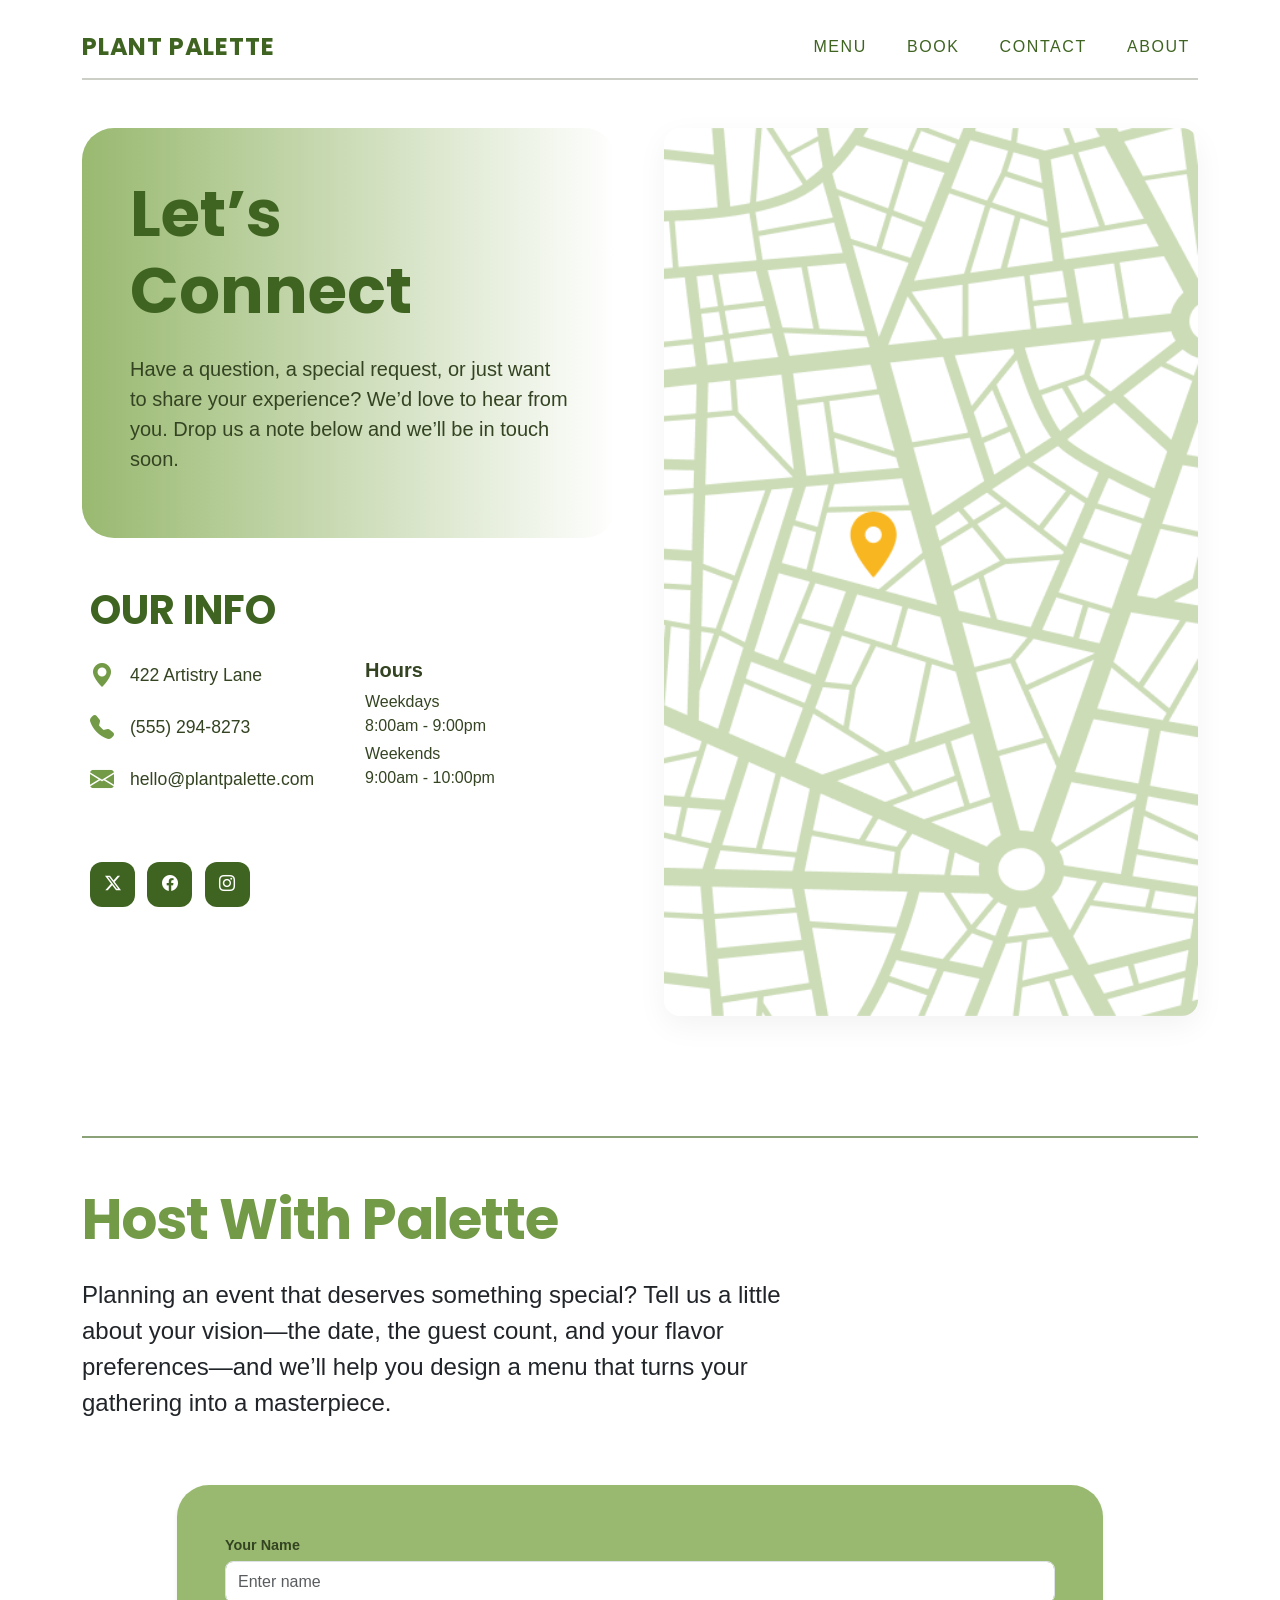
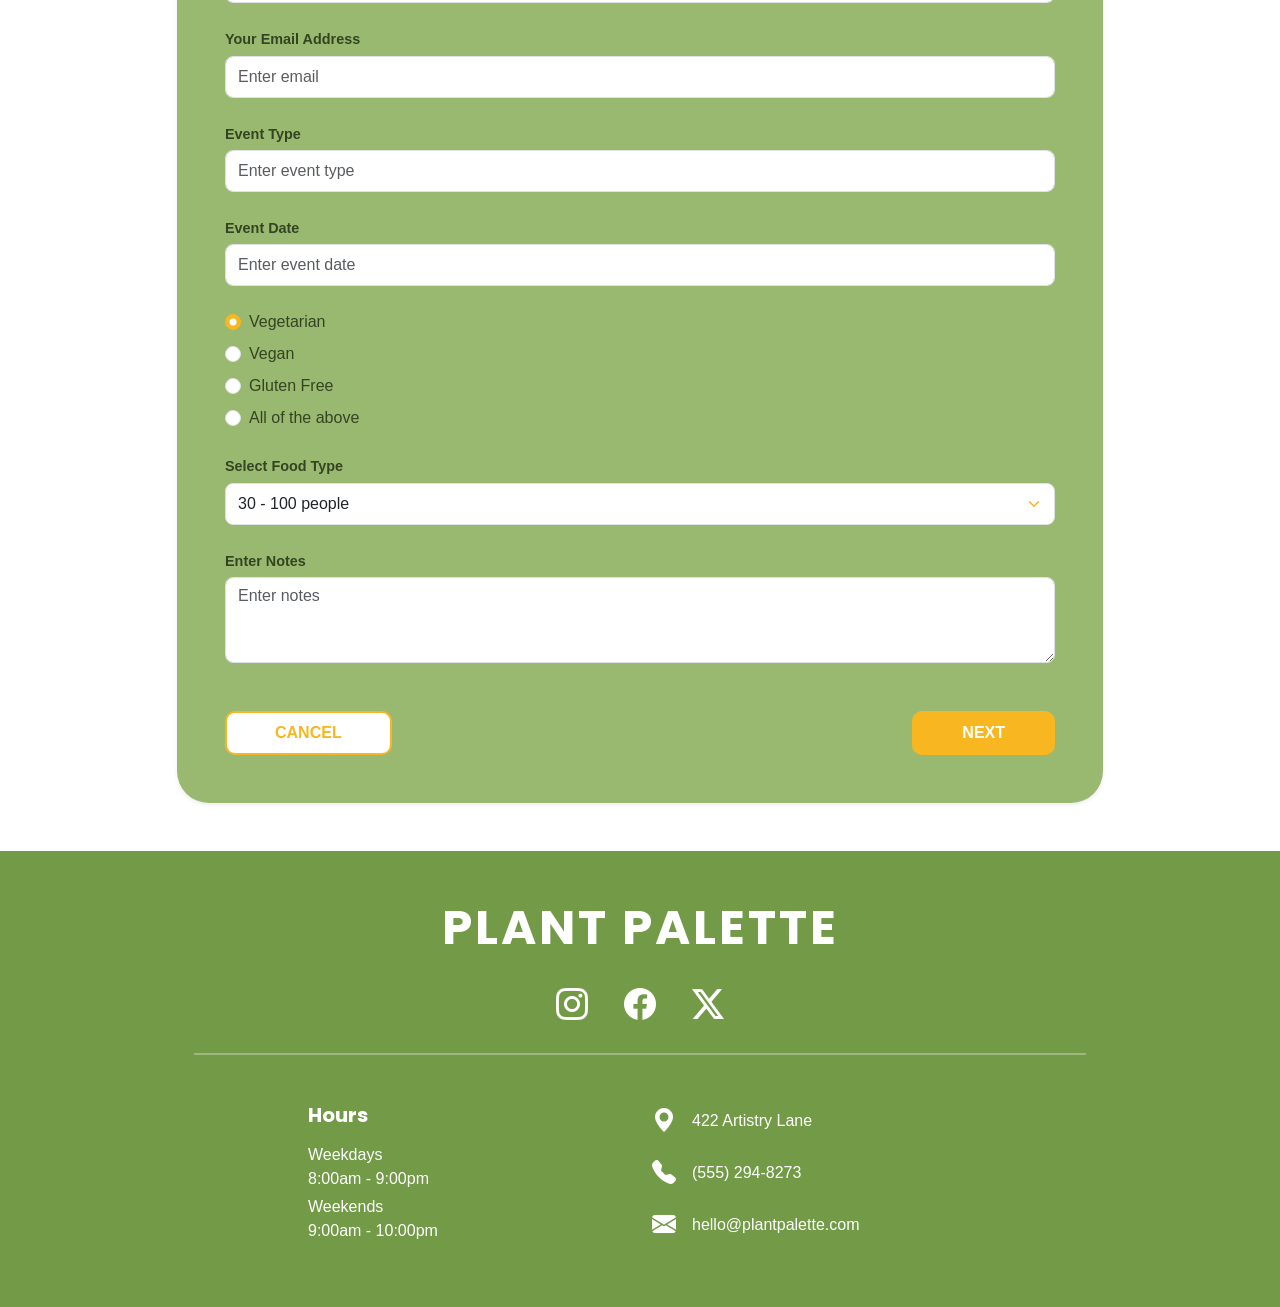
<file: contact.html>
<!DOCTYPE html>
<html lang="en">
<head>
    <meta charset="UTF-8">
    <meta name="viewport" content="width=device-width, initial-scale=1.0">
    <title>Plant Palette | Contact</title>
    
    <link href="https://cdn.jsdelivr.net/npm/bootstrap@5.3.0/dist/css/bootstrap.min.css" rel="stylesheet">
    <link rel="stylesheet" href="https://cdnjs.cloudflare.com/ajax/libs/animate.css/4.1.1/animate.min.css"/>
    <link href="https://fonts.googleapis.com/css2?family=Poppins:wght@700&display=swap" rel="stylesheet">
    <link rel="stylesheet" href="css/styles.css">
    <link rel="stylesheet" href="https://cdn.jsdelivr.net/npm/bootstrap-icons@1.11.1/font/bootstrap-icons.css">
</head>
<body>

    <a href="#main-content" class="visually-hidden-focusable">Skip to main content</a>

<!-- nav bar section -->
<a class="visually-hidden-focusable" href="#main-content">Skip to main content</a>

<nav class="navbar navbar-expand-lg navbar-light bg-white">
    <div class="container"> <a class="navbar-brand fw-bold" href="index.html">PLANT PALETTE</a>
        
        <button class="navbar-toggler" type="button" data-bs-toggle="collapse" data-bs-target="#navbarNav" aria-controls="navbarNav" aria-expanded="false" aria-label="Toggle navigation">
            <span class="navbar-toggler-icon"></span>
        </button>

        <div class="collapse navbar-collapse" id="navbarNav">
            <ul class="navbar-nav ms-auto text-uppercase">
                <li class="nav-item">
                    <a class="nav-link" href="menu.html">Menu</a>
                </li>
                <li class="nav-item">
                    <a class="nav-link" href="book.html">Book</a>
                </li>
                <li class="nav-item">
                    <a class="nav-link" href="contact.html">Contact</a>
                </li>
                <li class="nav-item">
                    <a class="nav-link" href="about.html">About</a>
                </li>
            </ul>
        </div>
    </div>
</nav>
<div class="container">
    <hr class="m-0 border-bottom">
</div>

<main id="main-content">
    </main>
<!-- nav bar section ENDS -->


<!-- contact main section -->
<main id="main-content" class="py-5">
    <div class="container">
        <div class="row align-items-start g-5">
            
            <div class="col-lg-6">
                <div class="connect-card p-5 mb-5 rounded-5">
                    <h1 class="display-3 fw-bold mb-4" style="color: var(--green-3);">Let’s Connect</h1>
                    <p class="fs-5">
                        Have a question, a special request, or just want to share your experience? 
                        We’d love to hear from you. Drop us a note below and we’ll be in touch soon.
                    </p>
                </div>

                <div class="info-section ps-2">
                    <h2 class="h1 fw-bold mb-4" style="color: var(--green-3);">OUR INFO</h2>
                    
                    <div class="row">
                        <div class="col-md-6 mb-4">
                            <ul class="list-unstyled contact-details">
                                <li class="mb-3 d-flex align-items-center">
                                    <i class="bi bi-geo-alt-fill me-3 fs-4" style="color: var(--green-2);"></i>
                                    422 Artistry Lane
                                </li>
                                <li class="mb-3 d-flex align-items-center">
                                    <i class="bi bi-telephone-fill me-3 fs-4" style="color: var(--green-2);"></i>
                                    (555) 294-8273
                                </li>
                                <li class="d-flex align-items-center">
                                    <i class="bi bi-envelope-fill me-3 fs-4" style="color: var(--green-2);"></i>
                                    hello@plantpalette.com
                                </li>
                            </ul>
                        </div>

                        <div class="col-md-6">
                            <h3 class="h5 fw-bold mb-2">Hours</h3>
                            <p class="mb-1">Weekdays<br>8:00am - 9:00pm</p>
                            <p>Weekends<br>9:00am - 10:00pm</p>
                        </div>
                    </div>

                    <div class="social-pills mt-4">
                        <a href="#" class="social-pill-link me-2"><i class="bi bi-twitter-x"></i></a>
                        <a href="#" class="social-pill-link me-2"><i class="bi bi-facebook"></i></a>
                        <a href="#" class="social-pill-link"><i class="bi bi-instagram"></i></a>
                    </div>
                </div>
            </div>

            <div class="col-lg-6">
                <div class="map-container">
                    <picture>
                        <source srcset="images/map.png" media="(max-width: 768px)">
                        <img src="images/map.png" alt="Map showing Plant Palette location at 422 Artistry Lane" class="img-fluid w-100 rounded-4">
                    </picture>
                </div>
            </div>

        </div>
    </div>
</main>
<!-- contact main section ENDS -->

<!-- contact host section -->
<section class="host-section container my-5 pt-4">
    <div class="custom-hr mb-5"></div>
    
    <div class="row">
        <div class="col-lg-8">
            <h2 class="display-4 fw-bold mb-4" style="color: var(--green-2);">Host With Palette</h2>
            <p class="fs-4 lh-base text-dark">
                Planning an event that deserves something special? Tell us a little about your vision—the date, the guest count, and your flavor preferences—and we’ll help you design a menu that turns your gathering into a masterpiece.
            </p>
        </div>
    </div>
</section>
<!-- contact host section ENDS -->


<!-- contact form section -->
<section class="catering-form-section container my-5">
    <div class="row justify-content-center">
        <div class="col-lg-10">
            <div class="form-container p-5 rounded-5 shadow-sm">
                <form id="cateringForm" class="needs-validation" novalidate>
                    
                    <div class="mb-4">
                        <label for="userName" class="form-label fw-bold">Your Name</label>
                        <input type="text" class="form-control rounded-3 py-2" id="userName" placeholder="Enter name" required>
                    </div>

                    <div class="mb-4">
                        <label for="userEmail" class="form-label fw-bold">Your Email Address</label>
                        <input type="email" class="form-control rounded-3 py-2" id="userEmail" placeholder="Enter email" required>
                    </div>

                    <div class="mb-4">
                        <label for="eventType" class="form-label fw-bold">Event Type</label>
                        <input type="text" class="form-control rounded-3 py-2" id="eventType" placeholder="Enter event type" required>
                    </div>

                    <div class="mb-4">
                        <label for="eventDate" class="form-label fw-bold">Event Date</label>
                        <input type="text" class="form-control rounded-3 py-2" id="eventDate" placeholder="Enter event date" required>
                    </div>

                    <div class="mb-4">
                        <div class="form-check mb-2">
                            <input class="form-check-input" type="radio" name="dietary" id="dietVeg" checked>
                            <label class="form-check-label" for="dietVeg">Vegetarian</label>
                        </div>
                        <div class="form-check mb-2">
                            <input class="form-check-input" type="radio" name="dietary" id="dietVegan">
                            <label class="form-check-label" for="dietVegan">Vegan</label>
                        </div>
                        <div class="form-check mb-2">
                            <input class="form-check-input" type="radio" name="dietary" id="dietGF">
                            <label class="form-check-label" for="dietGF">Gluten Free</label>
                        </div>
                        <div class="form-check mb-2">
                            <input class="form-check-input" type="radio" name="dietary" id="dietAll">
                            <label class="form-check-label" for="dietAll">All of the above</label>
                        </div>
                    </div>

                    <div class="mb-4">
                        <label for="guestCount" class="form-label fw-bold">Select Food Type</label>
                        <select class="form-select rounded-3 py-2" id="guestCount" required>
                            <option selected value="1">30 - 100 people</option>
                            <option value="2">100 - 200 people</option>
                            <option value="3">200 people +</option>
                        </select>
                    </div>

                    <div class="mb-5">
                        <label for="eventNotes" class="form-label fw-bold">Enter Notes</label>
                        <textarea class="form-control rounded-3" id="eventNotes" rows="3" placeholder="Enter notes"></textarea>
                    </div>

                    <div class="d-flex justify-content-between">
                        <button type="reset" class="btn btn-cancel text-uppercase px-5 py-2">Cancel</button>
                        <button type="submit" class="btn btn-next text-uppercase px-5 py-2">Next</button>
                    </div>

                </form>
            </div>
        </div>
    </div>
</section>
<!-- contact form section ENDS -->



<!-- footer section -->
<footer class="footer-section py-5 mt-5">
    <div class="container text-center text-white">
        <h2 class="display-5 fw-bold mb-4">PLANT PALETTE</h2>
        
        <div class="social-links mb-4">
            <a href="#" aria-label="Instagram" class="mx-3"><i class="bi bi-instagram"></i></a>
            <a href="#" aria-label="Facebook" class="mx-3"><i class="bi bi-facebook"></i></a>
            <a href="#" aria-label="Twitter" class="mx-3"><i class="bi bi-twitter-x"></i></a>
        </div>

        <hr class="footer-divider mx-auto mb-5">

        <div class="row text-start justify-content-center">
            <div class="col-md-4 mb-4 mb-md-0 ps-md-5">
                <h3 class="h5 fw-bold mb-3">Hours</h3>
                <p class="mb-1">Weekdays<br>8:00am - 9:00pm</p>
                <p>Weekends<br>9:00am - 10:00pm</p>
            </div>

            <div class="col-md-4">
                <ul class="list-unstyled contact-list">
                    <li class="mb-3 d-flex align-items-center">
                        <i class="bi bi-geo-alt-fill me-3"></i> 
                        422 Artistry Lane
                    </li>
                    <li class="mb-3 d-flex align-items-center">
                        <i class="bi bi-telephone-fill me-3"></i> 
                        (555) 294-8273
                    </li>
                    <li class="d-flex align-items-center">
                        <i class="bi bi-envelope-fill me-3"></i> 
                        hello@plantpalette.com
                    </li>
                </ul>
            </div>
        </div>
    </div>
</footer>
<!-- footer section ENDS-->



    <script src="https://cdn.jsdelivr.net/npm/bootstrap@5.3.0/dist/js/bootstrap.bundle.min.js"></script>
</body>
</html>
</file>
<file: css/styles.css>
:root {
    --green-1: #99B970;
    --green-2: #729A47;
    --green-3: #3F6421;
    --green-4: #344422;
    --yellow: #F8B721;
    --white: #FFFFFF;
    /* adding custom colours to make everything easier */
    /* Font stacks */
    --font-heading: 'Poppins', sans-serif;
    --font-body: 'Avenir', 'Helvetica Neue', Arial, sans-serif;
}

body {
    font-family: var(--font-body);
    background-color: var(--white);
    color: var(--green-4);
}

h1, h2 {
    font-family: var(--font-heading);
    font-weight: 700;
    color: var(--green-3);
}

/* --- GLOBAL IMAGE RESET because everything else wasn't working --- */
img, picture {
    max-width: 100%;
    height: auto;
    display: block;
}

picture img {
    width: 100%;
    height: auto;
}

/* fixing the navbar with overrides */
.navbar {
    padding-top: 1.5rem;
    padding-bottom: 0.5rem;
}

.navbar-brand {
    font-family: var(--font-heading);
    color: var(--green-3) !important;
    letter-spacing: 0.05rem;
    font-size: 1.5rem;
}

.navbar-nav .nav-link {
    color: var(--green-3) !important;
    font-family: var(--font-body);
    font-weight: 500;
    letter-spacing: 0.1rem; 
    margin-left: 1.5rem;
}

.border-bottom {
    border-color: var(--green-4) !important;
}

.navbar-nav .nav-link:hover {
    color: var(--green-2) !important;
}

/* hero section - including the CTA hummus section*/
.hero-shape {
    background-color: var(--green-1);
    border-radius: 0 300px 0 300px; /* makes the curved leaf style */
    overflow: hidden;
    text-align: right;
}

/* card styling for CTA- hummus thing */
.fav-card {
    background: linear-gradient(90deg, var(--green-1) 0%, #ffffff 80%);
    border-radius: 40px;
    border: 1px solid rgba(0,0,0,0.05);
}

.fav-content h2 {
    color: var(--green-4);
}

.fav-content h3 {
    color: var(--green-3);
}

/* the green order button */
.btn-custom-outline {
    border: 2px solid var(--green-3);
    color: var(--green-3);
    background-color: transparent;
    border-radius: 30px;
    font-weight: 700;
    box-shadow: 0 5px 0 var(--green-4);
    transition: all 0.1s ease;
}

.btn-custom-outline:hover {
    transform: translateY(2px);
    box-shadow: 0 2px 0 var(--green-4);
    background-color: var(--green-3);
    color: white;
}

/* the yellow menu button */
.btn-menu-xl {
    border: 3px solid var(--yellow);
    color: var(--yellow);
    font-weight: 800;
    padding: 12px 50px;
    border-radius: 40px;
    font-size: 1.8rem;
    text-decoration: none;
    display: inline-block;
    box-shadow: 0 8px 0 #F8B721; 
    transition: all 0.2s ease;
}

.btn-menu-xl:hover {
    transform: translateY(3px);
    box-shadow: 0 4px 0 #F8B721;
    color: var(--yellow);
}

.fav-image-container img {
    max-width: 400px;
    border-radius: 25px !important;
}

/* responsive adjustments */
@media (max-width: 768px) {
    .hero-shape {
        border-radius: 50px;
        margin-top: 2rem;
    }
}
/* hero section ENDS - including the CTA hummus section*/





/* options section */

/* section spacing */
.options-section {
    padding-top: 5rem;
    padding-bottom: 5rem;
}

.options-section h2 {
    color: var(--green-3);
    font-size: 2.5rem; 
}

.options-section p {
    font-family: var(--font-body);
    font-size: 1.1rem;
    line-height: 1.6;
    max-width: 450px; /* keeps text from stretching too wide for desktop */
}

.btn-custom-outline {
    font-family: var(--font-body);
    font-weight: 500;
    font-size: 1.25rem;
    color: var(--green-3);
    border: 2px solid var(--green-3);
    border-radius: 50px;
    padding: 10px 35px;
    background-color: transparent;
    text-decoration: none;
    display: inline-block;
    transition: transform 0.2s ease, box-shadow 0.2s ease;
    
    box-shadow: 0 6px 0 var(--green-4); 
    position: relative;
}

.btn-custom-outline:hover {
    color: var(--white);
    background-color: var(--green-3);
    transform: translateY(2px);
    box-shadow: 0 4px 0 var(--green-4);
}

.btn-custom-outline:active {
    transform: translateY(6px);
    box-shadow: none;
}

@media (max-width: 576px) {
    .btn-custom-outline {
        width: 100%;
        text-align: center;
    }
}

/* Options section ENDS */






/* testimonials section */
.testimonial-container {
    background: linear-gradient(to bottom, var(--green-1), #f1f8e9);
    box-shadow: 0 10px 40px rgba(0,0,0,0.05);
}

.testimonial-title {
    font-family: var(--font-heading);
    color: var(--green-3);
    letter-spacing: 2px;
    font-size: 3rem;
}

.testimonial-img-wrapper {
    position: relative;
    display: inline-block;
    max-width: 320px;
    width: 100%;
}

.testimonial-img {
    border-radius: 60px; /* for the rounded corners */
    box-shadow: 0 15px 30px rgba(0,0,0,0.2);
    transition: transform 0.3s ease;
}

.testimonial-img:hover {
    transform: scale(1.03);
}

.testimonial-text p {
    font-family: var(--font-body);
    font-size: 1.1rem;
    color: var(--green-4);
    line-height: 1.6;
}

.blockquote-footer {
    background-color: transparent;
    border: none;
    font-size: 1.2rem;
    color: var(--green-2) !important;
}

@media (max-width: 768px) {
    .testimonial-container {
        padding: 2rem !important;
    }
    
    .testimonial-title {
        font-size: 2rem;
    }
}

/* testimonials section ENDS*/






/* about us section */
.about-teaser .lead {
    font-family: var(--font-body);
    color: var(--green-4);
    line-height: 1.6;
    font-weight: 400;
}

.about-img-wrapper img {
    border-radius: 40px !important; 
    transition: transform 0.4s ease;
}

.about-img-wrapper img:hover {
    transform: rotate(-2deg) scale(1.02);
}

/* keeps the button in palce on mobile */
@media (max-width: 767px) {
    .about-text-content {
        text-align: center;
        margin-top: 2rem;
    }
}
/* about us section ENDS */





/* footer section */
.footer-section {
    background-color: var(--green-2);
    color: var(--white);
}

.footer-section h2 {
    color: var(--white);
    letter-spacing: 3px;
}

.social-links a {
    color: var(--white);
    font-size: 2rem;
    transition: opacity 0.3s ease;
}

.social-links a:hover {
    opacity: 0.7;
}

.footer-divider {
    border-top: 2px solid rgba(255, 255, 255, 0.3);
    width: 80%;
    opacity: 1;
}

.footer-section h3 {
    font-family: var(--font-heading);
    text-transform: none;
}

.contact-list i {
    font-size: 1.5rem;
}

.contact-list li {
    font-family: var(--font-body);
}

/* Responsive footer for other sizes */
@media (max-width: 767px) {
    .footer-section .row {
        text-align: center !important;
    }
    .contact-list li {
        justify-content: center;
    }
}

/* footer section ENDS*/




/* menu header section */

/* animation for button */
.hvr-grow {
    display: inline-block;
    vertical-align: middle;
    transform: perspective(1px) translateZ(0);
    box-shadow: 0 6px 0 var(--green-4);
    transition-duration: 0.3s;
    transition-property: transform;
}

.hvr-grow:hover, .hvr-grow:focus, .hvr-grow:active {
    transform: scale(1.05);
}

@media (max-width: 768px) {
    .menu-header h1 {
        font-size: 3rem;
    }
    
    .menu-card {
        text-align: center;
    }
    
    .menu-description {
        margin: 0 auto 1.5rem auto;
    }
    
    .menu-card .d-flex {
        flex-direction: column;
    }
}

/* menu header section ENDS */




/* menu sub nav section */
.menu-sub-nav .menu-cat-link.active {
    color: var(--green-3);
    text-underline-offset: 8px;
    text-decoration-thickness: 3px;
}

/* On mobile, make the links stack nicely if they are collapsed */
@media (max-width: 767px) {
    .menu-sub-nav .nav {
        flex-direction: column;
        text-align: center;
        padding-top: 1rem;
    }
    
    .menu-sub-nav .menu-cat-link {
        padding: 10px 0;
    }
}


.menu-sub-nav .menu-cat-link {
    font-family: var(--font-body);
    font-weight: 700;
    color: var(--green-3);
    letter-spacing: 1px;
    font-size: 1.1rem;
    padding: 0 20px;
    transition: color 0.3s ease;
}

.menu-sub-nav .menu-cat-link:hover {
    color: var(--green-3);
}

.menu-sub-nav .menu-cat-link.active {
    color: var(--green-3);
    text-underline-offset: 8px;
}

/* icons styling */
.filter-icon, .basket-icon {
    display: flex;
    align-items: center;
    cursor: pointer;
}

@media (max-width: 768px) {
    .menu-sub-nav .nav {
        display: none;
    }
    

    .menu-sub-nav .nav {
        display: flex;
        flex-wrap: nowrap;
        overflow-x: auto;
        white-space: nowrap;
    }
}
/* menu sub nav section ENDS */






/* menu items section for the cards */
.menu-item-card {
    height: 100%;
    display: flex;
    flex-direction: column;
}

.menu-item-card img {
    width: 100%;
    height: 250px; /* keeps all the pics at the same height */
    object-fit: cover; /* prevents stretch */
    box-shadow: 0 4px 10px rgba(0,0,0,0.08);
}

.menu-item-card h2 {
    color: var(--green-3);
    margin-bottom: 0.5rem;
}

.menu-item-card p {
    color: var(--green-4);
    flex-grow: 1; /*fixes up the buttons position if the texts are longer in size */
    line-height: 1.5;
}

.btn-sm {
    width: fit-content;
    padding: 5px 25px !important;
    font-size: 0.9rem !important;
}
/* menu items section for the cards ENDS */







/* contact page main top section */
.connect-card {
    background: linear-gradient(to right, var(--green-1), rgba(255, 255, 255, 0));
    color: var(--green-4);
}

.contact-details li {
    font-family: var(--font-body);
    font-size: 1.1rem;
}

.social-pill-link {
    display: inline-flex;
    align-items: center;
    justify-content: center;
    width: 45px;
    height: 45px;
    background-color: var(--green-3);
    color: var(--white);
    border-radius: 12px;
    text-decoration: none;
    transition: transform 0.2s ease, background-color 0.2s ease;
}

.social-pill-link:hover {
    background-color: var(--green-2);
    transform: translateY(-3px);
    color: var(--white);
}

.map-container img {
    box-shadow: 0 10px 30px rgba(0,0,0,0.05);
}

@media (max-width: 991px) {
    .map-container {
        margin-top: 3rem;
    }
}
/* contact page main top section ENDS */









/* contact host section */
.host-section h2 {
    font-family: var(--font-heading);
    letter-spacing: -1px;
}

.host-section p {
    font-family: var(--font-body);
    max-width: 800px;
    color: var(--green-4);
}

/* green line */
.custom-hr {
    height: 2px;
    background-color: var(--green-3);
    width: 100%;
    opacity: 0.6;
}

@media (max-width: 768px) {
    .host-section h2 {
        font-size: 2.5rem;
    }
    .host-section p {
        font-size: 1.1rem !important;
    }
}
/* contact host section ENDS*/






/* contact form section */
.form-container {
    background-color: var(--green-1); 
    color: var(--green-4);
}

.form-label {
    font-size: 0.9rem;
    margin-bottom: 0.3rem;
}

.form-control:focus, .form-select:focus {
    border-color: var(--yellow);
    box-shadow: 0 0 0 0.25rem rgba(248, 183, 33, 0.25);
}

/* radio buttons colour */
.form-check-input:checked {
    background-color: var(--yellow);
    border-color: var(--yellow);
}

/* box stlying */
.form-select {
    background-image: url("data:image/svg+xml,%3csvg xmlns='http://www.w3.org/2000/svg' viewBox='0 0 16 16'%3e%3cpath fill='none' stroke='%23F8B721' stroke-linecap='round' stroke-linejoin='round' stroke-width='2' d='m2 5 6 6 6-6'/%3e%3c/svg%3e");
}

/* buttons for the form */
.btn-cancel {
    background-color: var(--white);
    color: var(--yellow);
    border: 2px solid var(--yellow);
    border-radius: 10px;
    font-weight: 700;
}

.btn-next {
    background-color: var(--yellow);
    color: var(--white);
    border: 2px solid var(--yellow);
    border-radius: 10px;
    font-weight: 700;
}

.btn-next:hover {
    background-color: #e0a21d; /* darker yellow for hover */
    color: var(--white);
}
/* contact form section ENDS */
</file>
